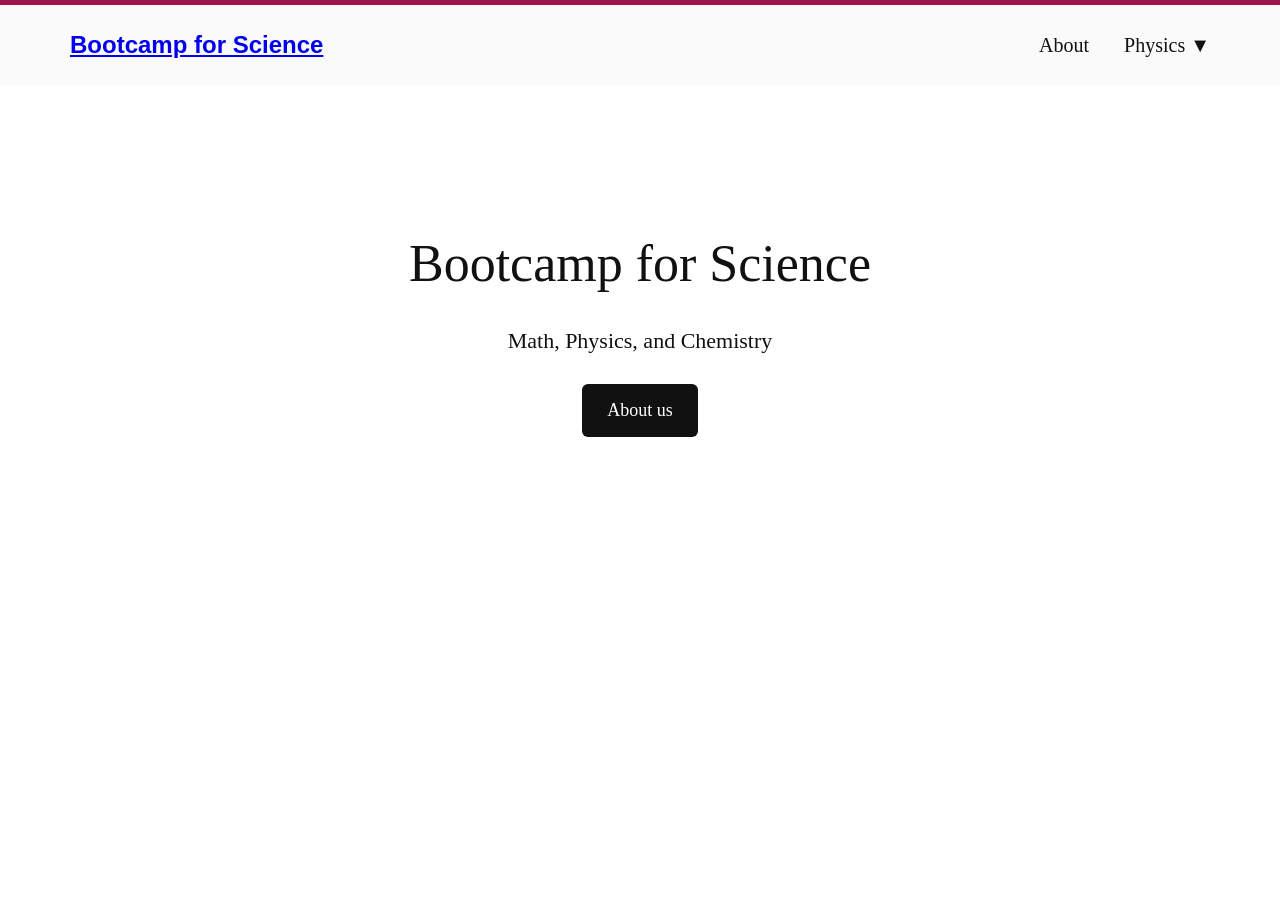
<file: index.html>
<!DOCTYPE html>
<html lang="en">

<head>
    <meta charset="UTF-8">
    <meta name="viewport" content="width=device-width, initial-scale=1.0">
    
    <!-- Google Fonts -->
    <link rel="preconnect"
          href="https://fonts.googleapis.com">

    <link rel="preconnect"
          href="https://fonts.gstatic.com"
          crossorigin>

    <link
        href="https://fonts.googleapis.com/css2?family=Inter:wght@400;500;600;700&family=Source+Serif+4:opsz,wght@8..60,400;8..60,500;8..60,600&display=swap"
        rel="stylesheet">

    <title>Bootcamp for Science</title>

    <style>
        /* Remove the browser's default spacing */
        * {
            box-sizing: border-box;
        }

        body {
            margin: 0;
            color: #111;
            background-color: white;
        }

        /* ---------- Navigation ---------- */

        header {
            border-top: 5px solid #9e1748;
            background-color: #fafafa;
        }

        nav {
            max-width: 1200px;
            height: 80px;
            margin: auto;
            padding: 0 30px;

            display: flex;
            align-items: center;
            justify-content: space-between;
        }

        .logo {
            font-family: Arial, sans-serif;
            font-size: 24px;
            font-weight: bold;
        }

        .nav-links {
            display: flex;
            align-items: center;
            gap: 35px;

            font-family: Georgia, serif;
            font-size: 20px;
        }

        .nav-links a {
            color: #111;
            text-decoration: none;
        }

        /* ---------- Dropdown ---------- */

        .dropdown {
            position: relative;
        }

        .dropdown-button {
            background: none;
            border: none;
            font-family: Georgia, serif;
            font-size: 20px;
            cursor: pointer;
            padding: 25px 0;
        }

        .dropdown-menu {
            display: none;

            position: absolute;
            top: 65px;
            right: 0;

            width: 240px;
            padding: 10px 0;

            background: white;
            border: 1px solid #ddd;
            box-shadow: 0 5px 15px rgba(0,0,0,0.08);
        }

        .dropdown-menu a {
            display: block;
            padding: 13px 20px;
            line-height: 1.4;
        }

        .dropdown-menu a:hover {
            background-color: #f5f5f5;
        }

        /* Show dropdown when mouse is over Physics */
        .dropdown:hover .dropdown-menu {
            display: block;
        }

        /* ---------- Main homepage ---------- */

        main {
            max-width: 1200px;
            margin: auto;
            padding: 0 30px;
        }

        .hero {
            min-height: 500px;

            display: flex;
            flex-direction: column;
            align-items: center;
            justify-content: center;

            text-align: center;
        }

        .hero h1 {
            font-family: Georgia, serif;
            font-size: 52px;
            font-weight: normal;
            margin: 0 0 35px;
        }

        .hero p {
            font-family: Georgia, serif;
            font-size: 22px;
            margin: 0 0 30px;
        }

        .about-button {
            display: inline-block;

            padding: 16px 25px;

            background-color: #111;
            color: white;

            font-family: Georgia, serif;
            font-size: 18px;

            text-decoration: none;
            border-radius: 6px;
        }

        .about-button:hover {
            background-color: #333;
        }

        /* ---------- Mobile ---------- */

        @media (max-width: 700px) {

            nav {
                padding: 0 20px;
            }

            .logo {
                font-size: 19px;
            }

            .nav-links {
                gap: 15px;
                font-size: 17px;
            }

            .dropdown-button {
                font-size: 17px;
            }

            .hero h1 {
                font-size: 38px;
            }

            .hero p {
                font-size: 19px;
            }
        }

    </style>
</head>


<body>

   <!-- Navigation bar -->
    <header>

        <nav>

            <div class="logo">
                <a href="index.html">Bootcamp for Science</a>
            </div>

            <div class="nav-links">

                <a href="about.html">
                    About
                </a>

                <div class="dropdown">

                    <a class="dropdown-button" href="physics/index.html">
                        Physics ▼
                    </a>

                    <div class="dropdown-menu">
                        <a href="/physics/software.html">
                            Software Recommendation
                        </a>

                        <a href="/physics/gre_physics/gre_physics.html">
                            GRE Physics
                        </a>

                    </div>

                </div>

            </div>

        </nav>

    </header>


    <!-- Main content -->
    <main>

        <section class="hero">

            <h1>
                Bootcamp for Science
            </h1>

            <p>
                Math, Physics, and Chemistry
            </p>

            <a class="about-button" href="about.html">
                About us
            </a>

        </section>

    </main>

</body>

</html>
</file>
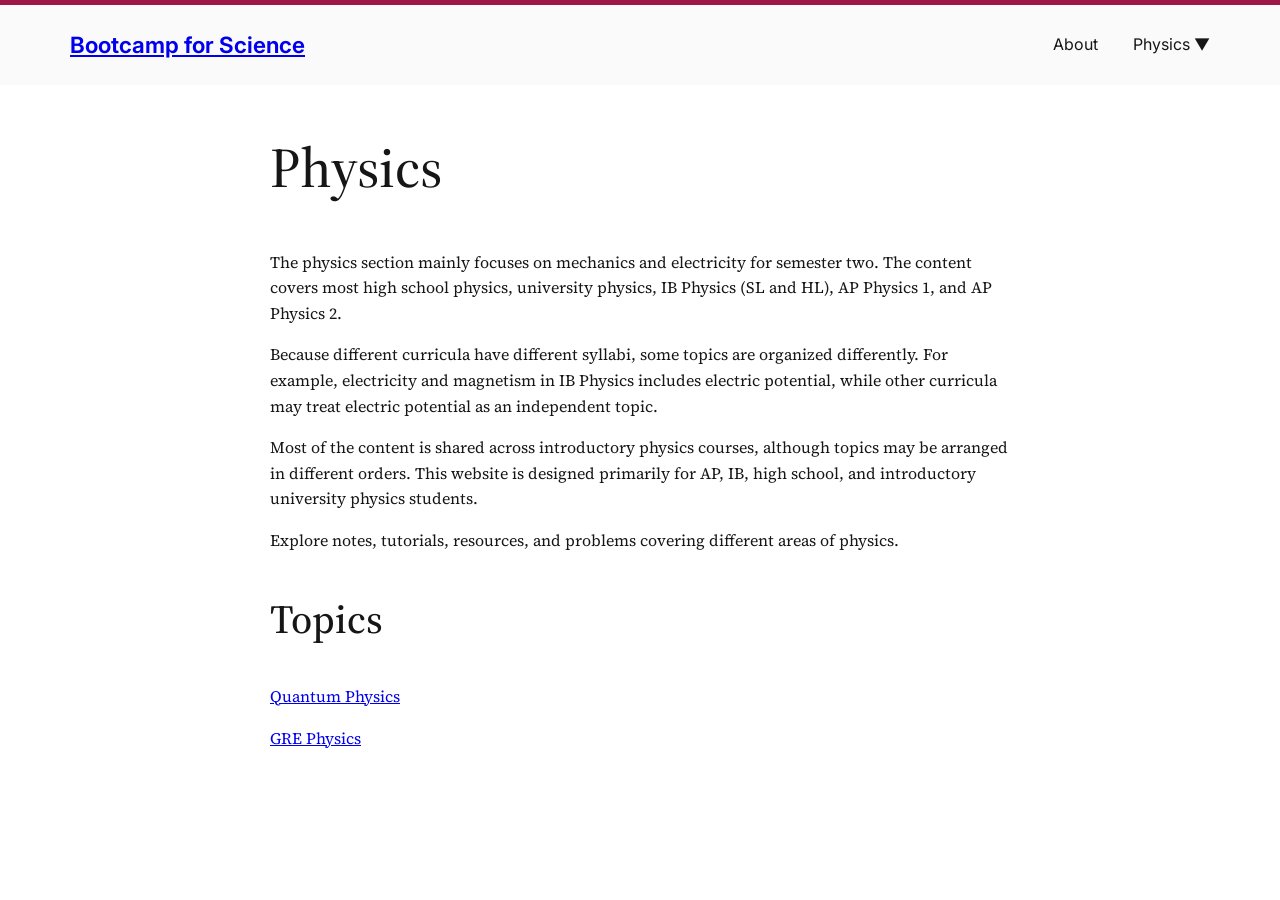
<file: physics/index.html>
<!DOCTYPE html>
<html lang="en">

<head>
    <meta charset="UTF-8">
    <meta name="viewport" content="width=device-width, initial-scale=1.0">

    <title>Physics | Bootcamp for Science</title>

    <!-- Google Fonts -->
    <link rel="preconnect"
          href="https://fonts.googleapis.com">

    <link rel="preconnect"
          href="https://fonts.gstatic.com"
          crossorigin>

    <link
        href="https://fonts.googleapis.com/css2?family=Inter:wght@400;500;600;700&family=Source+Serif+4:opsz,wght@8..60,400;8..60,500;8..60,600&display=swap"
        rel="stylesheet">

    <!-- Main stylesheet -->
    <link rel="stylesheet" href="../style.css">
</head>


<body>

    <!-- Shared navigation bar -->
    <div id="navbar"></div>


    <!-- Main page content -->
    <main class="article">

        <h1>Physics</h1>

        <p>
            The physics section mainly focuses on mechanics and electricity for semester two.
            The content covers most high school physics, university physics, IB Physics
            (SL and HL), AP Physics 1, and AP Physics 2.
        </p>

        <p>
            Because different curricula have different syllabi, some topics are organized
            differently. For example, electricity and magnetism in IB Physics includes
            electric potential, while other curricula may treat electric potential as an
            independent topic.
        </p>

        <p>
            Most of the content is shared across introductory physics courses, although
            topics may be arranged in different orders. This website is designed primarily
            for AP, IB, high school, and introductory university physics students.
        </p>

        <p>
            Explore notes, tutorials, resources, and problems covering different areas
            of physics.
        </p>


        <h2>Topics</h2>

        <p>
            <a href="Quantum_Physics/intro.html">
                Quantum Physics
            </a>
        </p>
         <p>
            <a href="gre_physics/gre_physics.html">
                GRE Physics
            </a>
        </p>

    </main>


    <!-- Load shared navigation -->
    <script src="/script.js"></script>

</body>

</html>
</file>
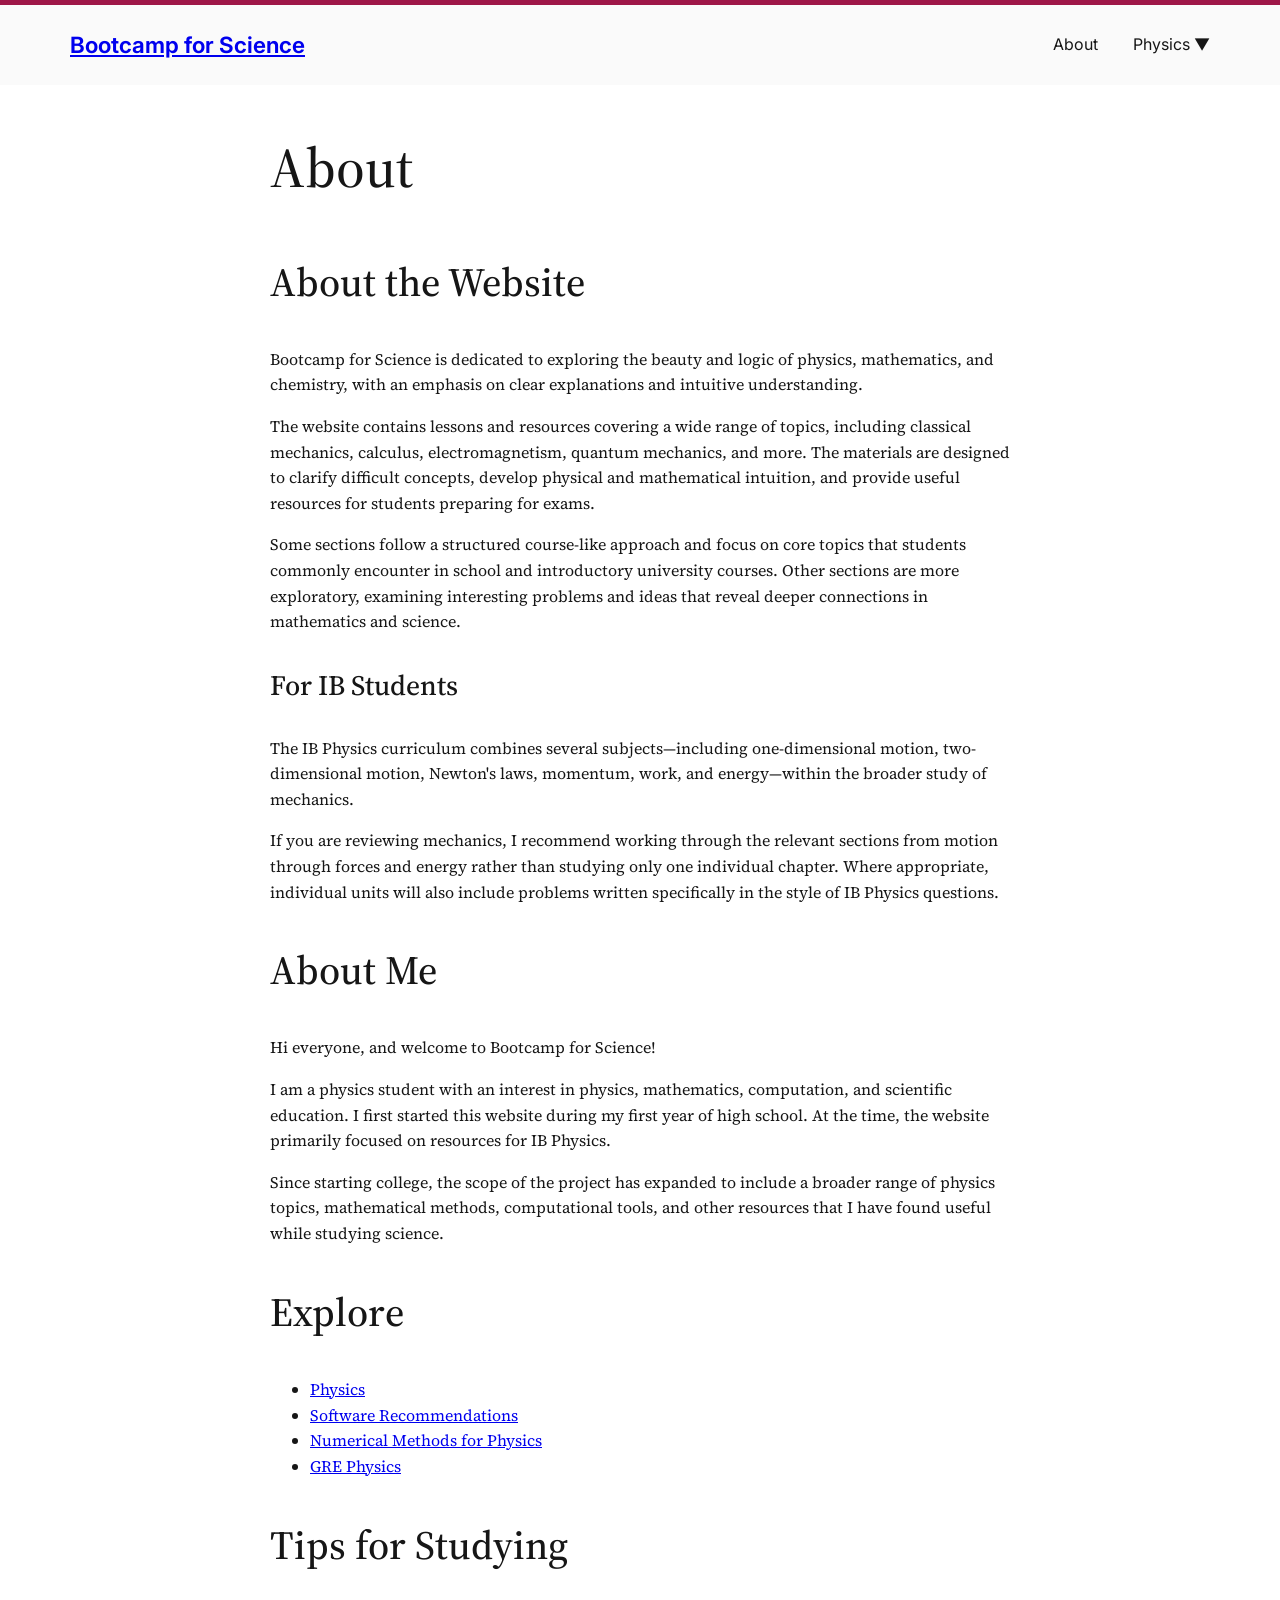
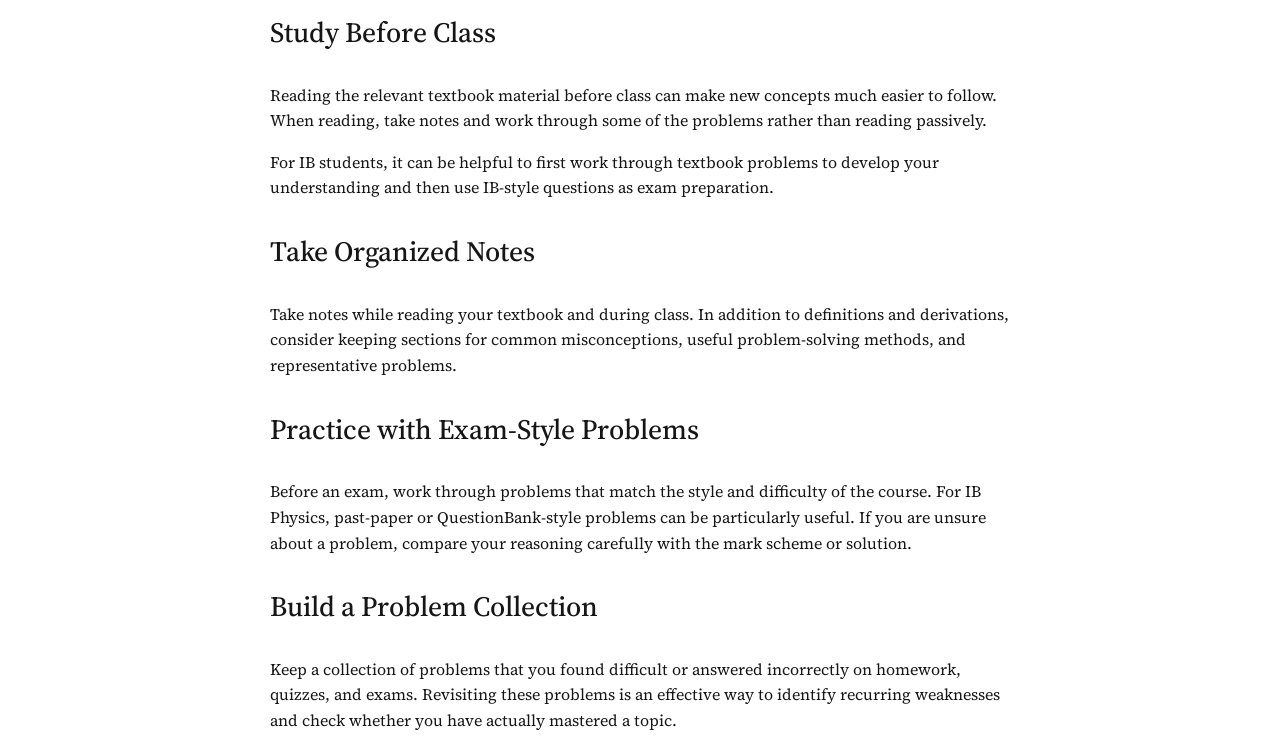
<file: about.html>
<!DOCTYPE html>
<html lang="en">

<head>
    <meta charset="UTF-8">
    <meta name="viewport" content="width=device-width, initial-scale=1.0">

    <title>About | Bootcamp for Science</title>

    <!-- Google Fonts -->
    <link rel="preconnect"
          href="https://fonts.googleapis.com">

    <link rel="preconnect"
          href="https://fonts.gstatic.com"
          crossorigin>

    <link
        href="https://fonts.googleapis.com/css2?family=Inter:wght@400;500;600;700&family=Source+Serif+4:opsz,wght@8..60,400;8..60,500;8..60,600&display=swap"
        rel="stylesheet">

    <!-- Main stylesheet -->
    <link rel="stylesheet" href="/style.css">

</head>


<body>

    <!-- Shared navigation -->
    <div id="navbar"></div>


    <main class="article">

        <h1>About</h1>


        <!-- About the Website -->

        <h2>About the Website</h2>

        <p>
            Bootcamp for Science is dedicated to exploring the beauty and logic
            of physics, mathematics, and chemistry, with an emphasis on clear
            explanations and intuitive understanding.
        </p>

        <p>
            The website contains lessons and resources covering a wide range of
            topics, including classical mechanics, calculus, electromagnetism,
            quantum mechanics, and more. The materials are designed to clarify
            difficult concepts, develop physical and mathematical intuition,
            and provide useful resources for students preparing for exams.
        </p>

        <p>
            Some sections follow a structured course-like approach and focus on
            core topics that students commonly encounter in school and
            introductory university courses. Other sections are more
            exploratory, examining interesting problems and ideas that reveal
            deeper connections in mathematics and science.
        </p>


        <!-- IB Students -->

        <h3>For IB Students</h3>

        <p>
            The IB Physics curriculum combines several subjects—including
            one-dimensional motion, two-dimensional motion, Newton's laws,
            momentum, work, and energy—within the broader study of mechanics.
        </p>

        <p>
            If you are reviewing mechanics, I recommend working through the
            relevant sections from motion through forces and energy rather than
            studying only one individual chapter. Where appropriate, individual
            units will also include problems written specifically in the style
            of IB Physics questions.
        </p>


        <!-- About Me -->

        <h2>About Me</h2>

        <p>
            Hi everyone, and welcome to Bootcamp for Science!
        </p>

        <p>
            I am a physics student with an interest in physics, mathematics,
            computation, and scientific education. I first started this website
            during my first year of high school. At the time, the website
            primarily focused on resources for IB Physics.
        </p>

        <p>
            Since starting college, the scope of the project has expanded to
            include a broader range of physics topics, mathematical methods,
            computational tools, and other resources that I have found useful
            while studying science.
        </p>


        <!-- Explore -->

        <h2>Explore</h2>

        <ul class="resource-list">

            <li>
                <a href="/physics/">
                    Physics
                </a>
            </li>

            <li>
                <a href="/software.html">
                    Software Recommendations
                </a>
            </li>

            <li>
                <a href="/numerical-methods.html">
                    Numerical Methods for Physics
                </a>
            </li>

            <li>
                <a href="/gre-physics.html">
                    GRE Physics
                </a>
            </li>

        </ul>


        <!-- Tips for Studying -->

        <h2>Tips for Studying</h2>


        <h3>Study Before Class</h3>

        <p>
            Reading the relevant textbook material before class can make new
            concepts much easier to follow. When reading, take notes and work
            through some of the problems rather than reading passively.
        </p>

        <p>
            For IB students, it can be helpful to first work through textbook
            problems to develop your understanding and then use IB-style
            questions as exam preparation.
        </p>


        <h3>Take Organized Notes</h3>

        <p>
            Take notes while reading your textbook and during class. In
            addition to definitions and derivations, consider keeping sections
            for common misconceptions, useful problem-solving methods, and
            representative problems.
        </p>


        <h3>Practice with Exam-Style Problems</h3>

        <p>
            Before an exam, work through problems that match the style and
            difficulty of the course. For IB Physics, past-paper or
            QuestionBank-style problems can be particularly useful. If you are
            unsure about a problem, compare your reasoning carefully with the
            mark scheme or solution.
        </p>


        <h3>Build a Problem Collection</h3>

        <p>
            Keep a collection of problems that you found difficult or answered
            incorrectly on homework, quizzes, and exams. Revisiting these
            problems is an effective way to identify recurring weaknesses and
            check whether you have actually mastered a topic.
        </p>

    </main>


    <!-- Shared navigation -->
    <script src="/script.js"></script>

</body>

</html>
</file>
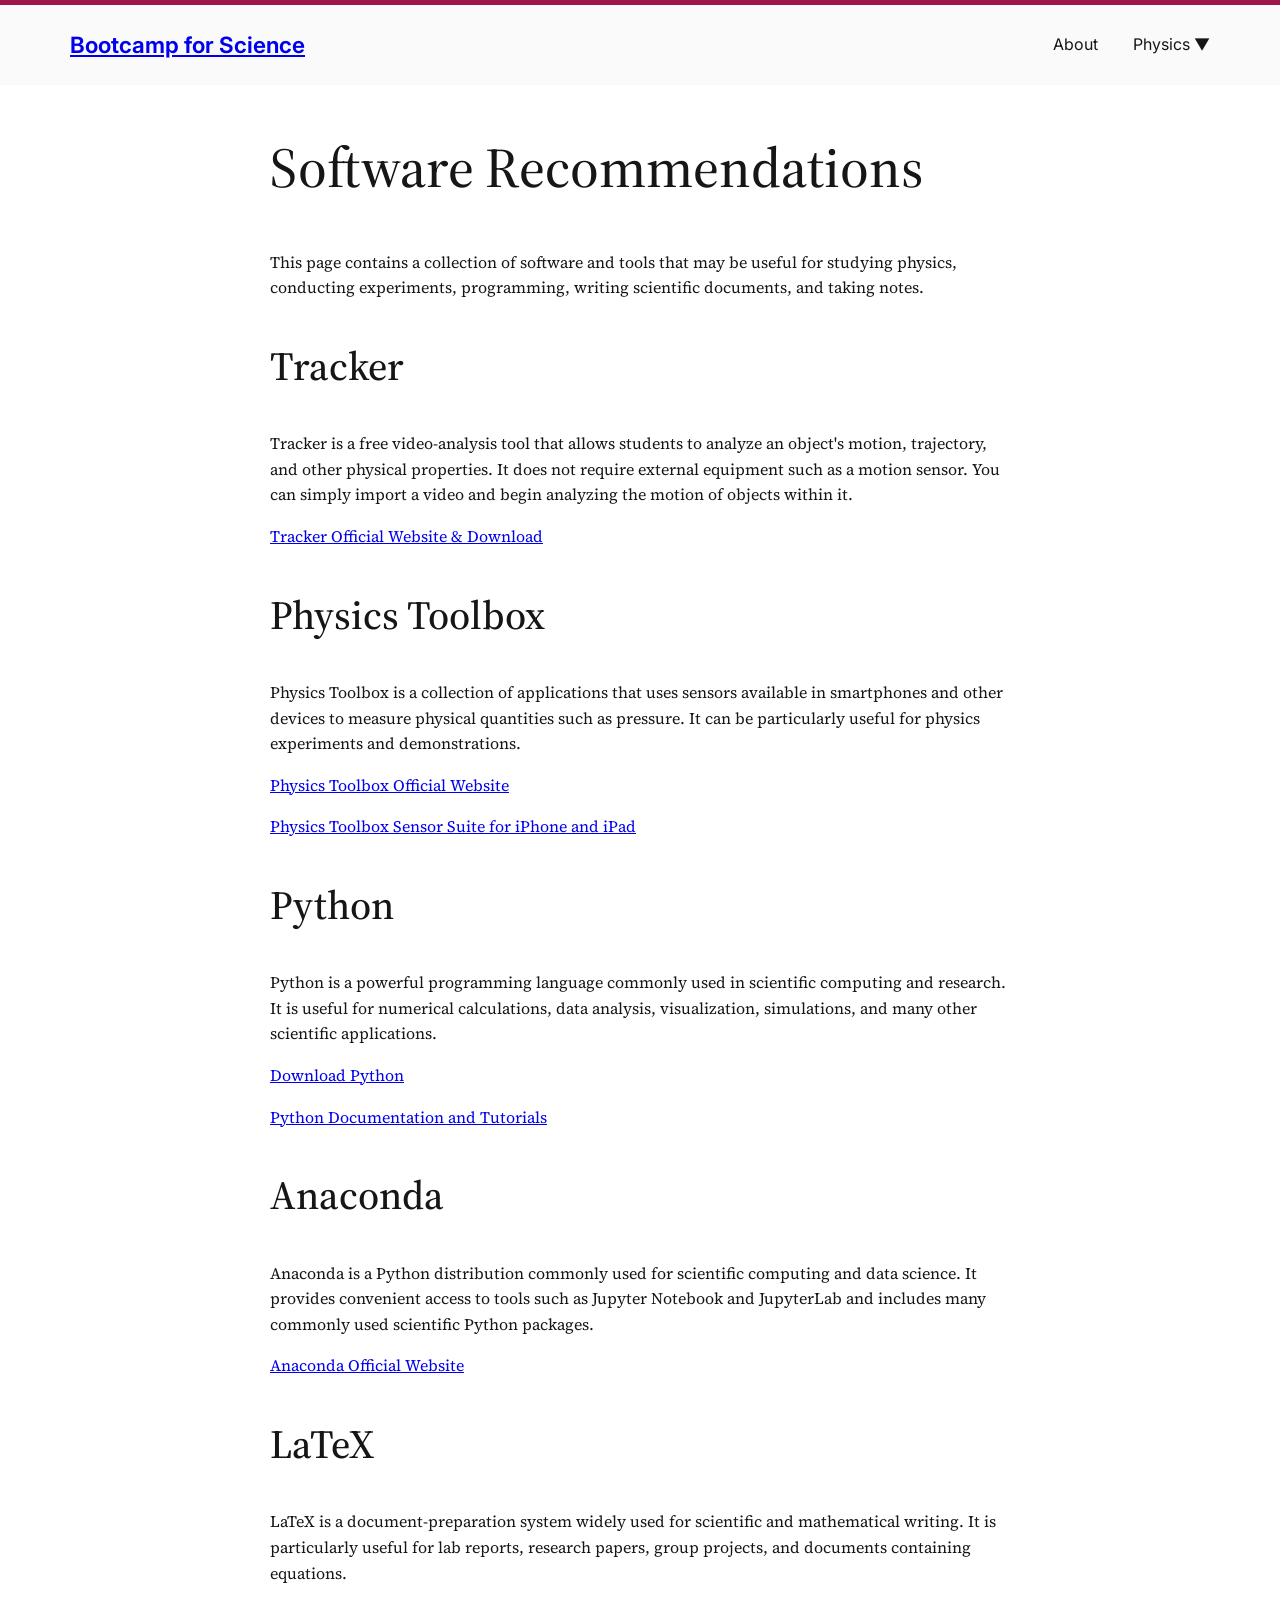
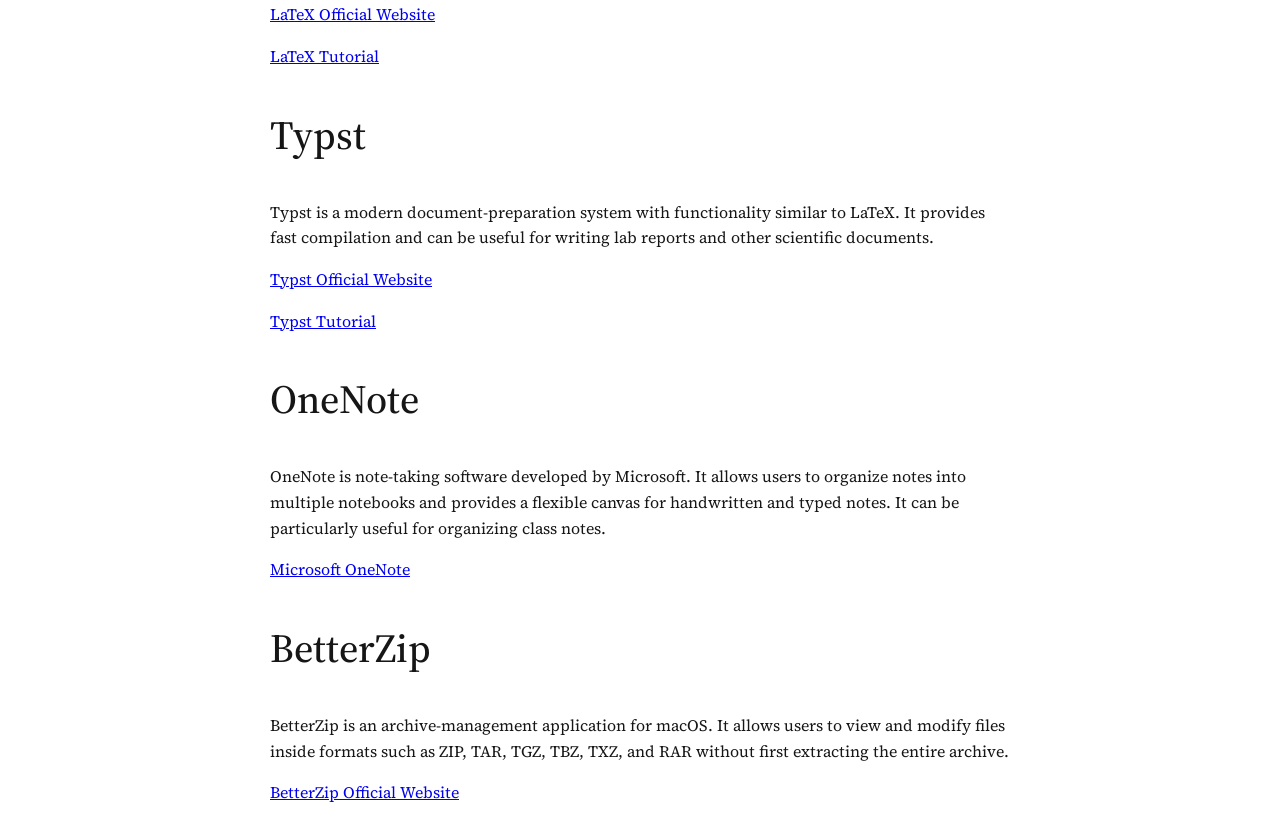
<file: physics/software.html>
<!DOCTYPE html>
<html lang="en">

<head>
    <meta charset="UTF-8">
    <meta name="viewport" content="width=device-width, initial-scale=1.0">

    <title>Software Recommendations | Bootcamp for Science</title>

    <!-- Google Fonts -->
    <link rel="preconnect"
          href="https://fonts.googleapis.com">

    <link rel="preconnect"
          href="https://fonts.gstatic.com"
          crossorigin>

    <link
        href="https://fonts.googleapis.com/css2?family=Inter:wght@400;500;600;700&family=Source+Serif+4:opsz,wght@8..60,400;8..60,500;8..60,600&display=swap"
        rel="stylesheet">

    <!-- Main stylesheet -->
    <link rel="stylesheet" href="/style.css">
</head>


<body>

    <!-- Shared navigation -->
    <div id="navbar"></div>


    <main class="article">

        <h1>Software Recommendations</h1>

        <p>
            This page contains a collection of software and tools that may be
            useful for studying physics, conducting experiments, programming,
            writing scientific documents, and taking notes.
        </p>


        <!-- Tracker -->

        <h2>Tracker</h2>

        <p>
            Tracker is a free video-analysis tool that allows students to analyze
            an object's motion, trajectory, and other physical properties.
            It does not require external equipment such as a motion sensor.
            You can simply import a video and begin analyzing the motion of
            objects within it.
        </p>

        <p>
            <a href="https://physlets.org/tracker/"
               target="_blank"
               rel="noopener noreferrer">
                Tracker Official Website & Download
            </a>
        </p>


        <!-- Physics Toolbox -->

        <h2>Physics Toolbox</h2>

        <p>
            Physics Toolbox is a collection of applications that uses sensors
            available in smartphones and other devices to measure physical
            quantities such as pressure. It can be particularly useful for
            physics experiments and demonstrations.
        </p>

        <p>
            <a href="https://www.vieyrasoftware.net/"
               target="_blank"
               rel="noopener noreferrer">
                Physics Toolbox Official Website
            </a>
        </p>

        <p>
            <a href="https://apps.apple.com/us/app/physics-toolbox-sensor-suite/id1128914250"
               target="_blank"
               rel="noopener noreferrer">
                Physics Toolbox Sensor Suite for iPhone and iPad
            </a>
        </p>


        <!-- Python -->

        <h2>Python</h2>

        <p>
            Python is a powerful programming language commonly used in
            scientific computing and research. It is useful for numerical
            calculations, data analysis, visualization, simulations, and
            many other scientific applications.
        </p>

        <p>
            <a href="https://www.python.org/downloads/"
               target="_blank"
               rel="noopener noreferrer">
                Download Python
            </a>
        </p>

        <p>
            <a href="https://docs.python.org/3/"
               target="_blank"
               rel="noopener noreferrer">
                Python Documentation and Tutorials
            </a>
        </p>


        <!-- Anaconda -->

        <h2>Anaconda</h2>

        <p>
            Anaconda is a Python distribution commonly used for scientific
            computing and data science. It provides convenient access to tools
            such as Jupyter Notebook and JupyterLab and includes many commonly
            used scientific Python packages.
        </p>

        <p>
            <a href="https://www.anaconda.com/"
               target="_blank"
               rel="noopener noreferrer">
                Anaconda Official Website
            </a>
        </p>


        <!-- LaTeX -->

        <h2>LaTeX</h2>

        <p>
            LaTeX is a document-preparation system widely used for scientific
            and mathematical writing. It is particularly useful for lab reports,
            research papers, group projects, and documents containing equations.
        </p>

        <p>
            <a href="https://www.latex-project.org/"
               target="_blank"
               rel="noopener noreferrer">
                LaTeX Official Website
            </a>
        </p>

        <p>
            <a href="https://www.youtube.com/watch?v=Jp0lPj2-DQA"
               target="_blank"
               rel="noopener noreferrer">
                LaTeX Tutorial
            </a>
        </p>


        <!-- Typst -->

        <h2>Typst</h2>

        <p>
            Typst is a modern document-preparation system with functionality
            similar to LaTeX. It provides fast compilation and can be useful
            for writing lab reports and other scientific documents.
        </p>

        <p>
            <a href="https://typst.app/"
               target="_blank"
               rel="noopener noreferrer">
                Typst Official Website
            </a>
        </p>

        <p>
            <a href="https://typst.app/docs/tutorial/"
               target="_blank"
               rel="noopener noreferrer">
                Typst Tutorial
            </a>
        </p>


        <!-- OneNote -->

        <h2>OneNote</h2>

        <p>
            OneNote is note-taking software developed by Microsoft. It allows
            users to organize notes into multiple notebooks and provides a
            flexible canvas for handwritten and typed notes. It can be
            particularly useful for organizing class notes.
        </p>

        <p>
            <a href="https://www.microsoft.com/en-us/microsoft-365/onenote/digital-note-taking-app"
               target="_blank"
               rel="noopener noreferrer">
                Microsoft OneNote
            </a>
        </p>


        <!-- BetterZip -->

        <h2>BetterZip</h2>

        <p>
            BetterZip is an archive-management application for macOS. It allows
            users to view and modify files inside formats such as ZIP, TAR,
            TGZ, TBZ, TXZ, and RAR without first extracting the entire archive.
        </p>

        <p>
            <a href="https://macitbetter.com/"
               target="_blank"
               rel="noopener noreferrer">
                BetterZip Official Website
            </a>
        </p>

    </main>


    <!-- Shared navbar -->
    <script src="/script.js"></script>

</body>

</html>
</file>
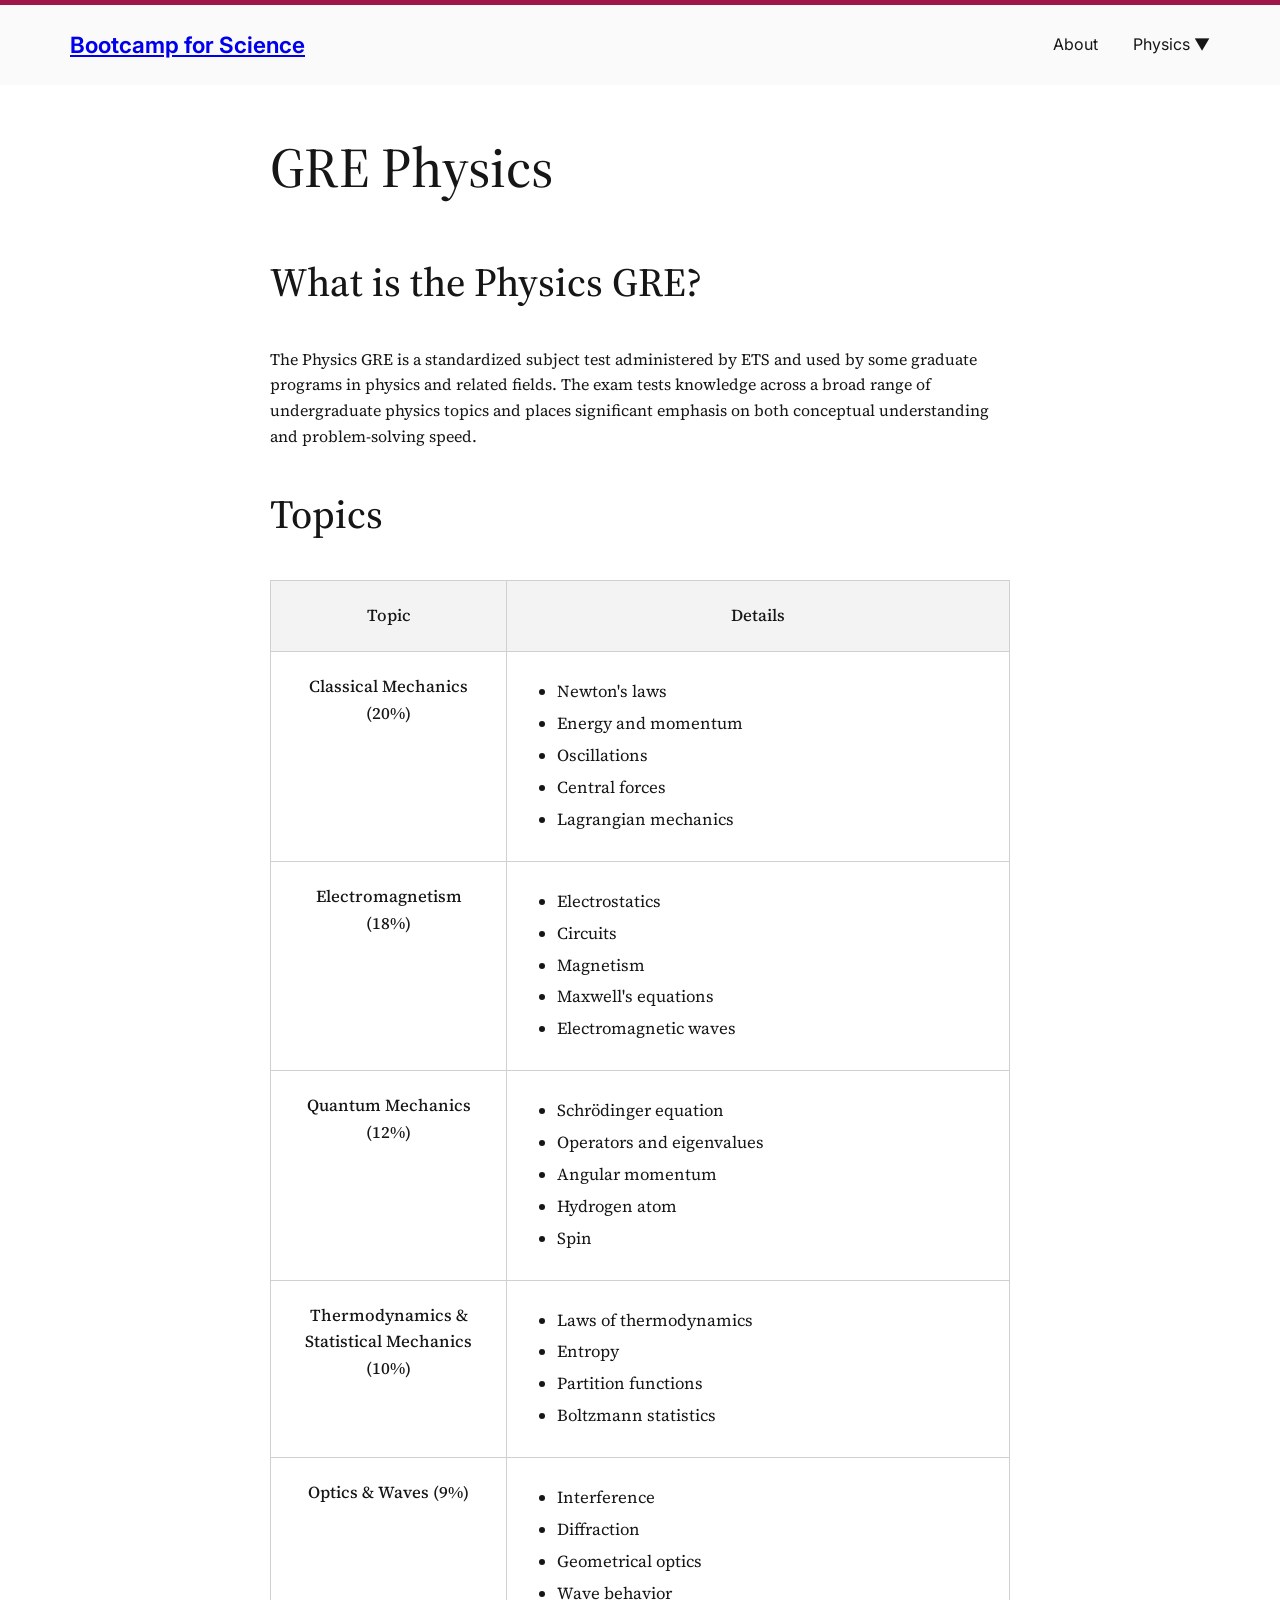
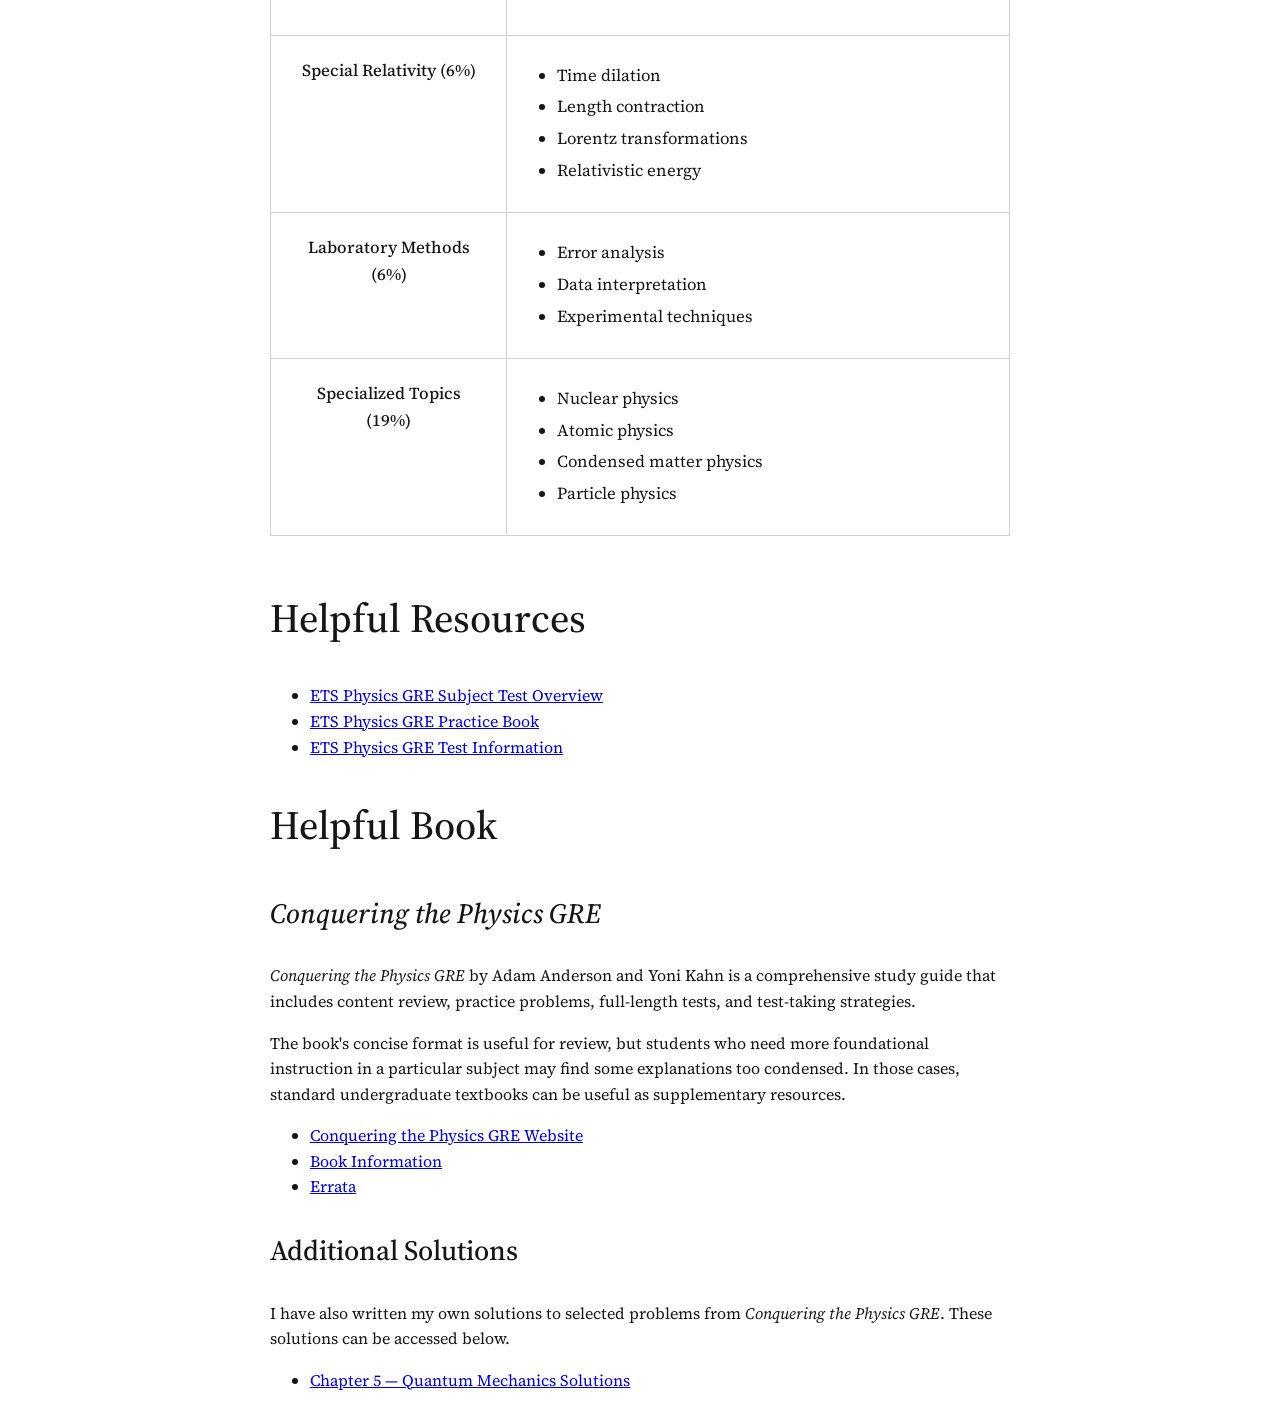
<file: physics/gre_physics/gre_physics.html>
<!DOCTYPE html>
<html lang="en">

<head>
    <meta charset="UTF-8">
    <meta name="viewport" content="width=device-width, initial-scale=1.0">

    <title>GRE Physics | Bootcamp for Science</title>

    <!-- Google Fonts -->
    <link rel="preconnect"
          href="https://fonts.googleapis.com">

    <link rel="preconnect"
          href="https://fonts.gstatic.com"
          crossorigin>

    <link
        href="https://fonts.googleapis.com/css2?family=Inter:wght@400;500;600;700&family=Source+Serif+4:opsz,wght@8..60,400;8..60,500;8..60,600&display=swap"
        rel="stylesheet">

    <!-- Main stylesheet -->
    <link rel="stylesheet" href="../../style.css">

</head>


<body>

    <!-- =========================================
         Shared Navigation
         ========================================= -->

    <div id="navbar"></div>


    <!-- =========================================
         Main Content
         ========================================= -->

    <main class="article">

        <h1>GRE Physics</h1>


        <!-- What is the Physics GRE? -->

        <h2>What is the Physics GRE?</h2>

        <p>
            The Physics GRE is a standardized subject test administered by ETS
            and used by some graduate programs in physics and related fields.
            The exam tests knowledge across a broad range of undergraduate
            physics topics and places significant emphasis on both conceptual
            understanding and problem-solving speed.
        </p>


        <!-- =========================================
             Topics
             ========================================= -->

        <h2>Topics</h2>

        <div class="table-wrapper">

            <table class="gre-topics">

                <thead>

                    <tr>
                        <th>Topic</th>
                        <th>Details</th>
                    </tr>

                </thead>


                <tbody>

                    <!-- Classical Mechanics -->

                    <tr>

                        <td>
                            Classical Mechanics (20%)
                        </td>

                        <td>
                            <ul>
                                <li>Newton's laws</li>
                                <li>Energy and momentum</li>
                                <li>Oscillations</li>
                                <li>Central forces</li>
                                <li>Lagrangian mechanics</li>
                            </ul>
                        </td>

                    </tr>


                    <!-- Electromagnetism -->

                    <tr>

                        <td>
                            Electromagnetism (18%)
                        </td>

                        <td>
                            <ul>
                                <li>Electrostatics</li>
                                <li>Circuits</li>
                                <li>Magnetism</li>
                                <li>Maxwell's equations</li>
                                <li>Electromagnetic waves</li>
                            </ul>
                        </td>

                    </tr>


                    <!-- Quantum Mechanics -->

                    <tr>

                        <td>
                            Quantum Mechanics (12%)
                        </td>

                        <td>
                            <ul>
                                <li>Schrödinger equation</li>
                                <li>Operators and eigenvalues</li>
                                <li>Angular momentum</li>
                                <li>Hydrogen atom</li>
                                <li>Spin</li>
                            </ul>
                        </td>

                    </tr>


                    <!-- Thermodynamics -->

                    <tr>

                        <td>
                            Thermodynamics &amp; Statistical Mechanics (10%)
                        </td>

                        <td>
                            <ul>
                                <li>Laws of thermodynamics</li>
                                <li>Entropy</li>
                                <li>Partition functions</li>
                                <li>Boltzmann statistics</li>
                            </ul>
                        </td>

                    </tr>


                    <!-- Optics and Waves -->

                    <tr>

                        <td>
                            Optics &amp; Waves (9%)
                        </td>

                        <td>
                            <ul>
                                <li>Interference</li>
                                <li>Diffraction</li>
                                <li>Geometrical optics</li>
                                <li>Wave behavior</li>
                            </ul>
                        </td>

                    </tr>


                    <!-- Special Relativity -->

                    <tr>

                        <td>
                            Special Relativity (6%)
                        </td>

                        <td>
                            <ul>
                                <li>Time dilation</li>
                                <li>Length contraction</li>
                                <li>Lorentz transformations</li>
                                <li>Relativistic energy</li>
                            </ul>
                        </td>

                    </tr>


                    <!-- Laboratory Methods -->

                    <tr>

                        <td>
                            Laboratory Methods (6%)
                        </td>

                        <td>
                            <ul>
                                <li>Error analysis</li>
                                <li>Data interpretation</li>
                                <li>Experimental techniques</li>
                            </ul>
                        </td>

                    </tr>


                    <!-- Specialized Topics -->

                    <tr>

                        <td>
                            Specialized Topics (19%)
                        </td>

                        <td>
                            <ul>
                                <li>Nuclear physics</li>
                                <li>Atomic physics</li>
                                <li>Condensed matter physics</li>
                                <li>Particle physics</li>
                            </ul>
                        </td>

                    </tr>

                </tbody>

            </table>

        </div>


        <!-- =========================================
             Helpful Resources
             ========================================= -->

        <h2>Helpful Resources</h2>

        <ul class="resource-list">

            <li>
                <a href="https://www.ets.org/gre/subject/about/content/physics"
                   target="_blank"
                   rel="noopener noreferrer">
                    ETS Physics GRE Subject Test Overview
                </a>
            </li>

            <li>
                <a href="https://www.ets.org/pdfs/gre/practice-book-physics.pdf"
                   target="_blank"
                   rel="noopener noreferrer">
                    ETS Physics GRE Practice Book
                </a>
            </li>

            <li>
                <a href="https://www.ets.org/pdfs/gre/fact-sheet-physics.pdf"
                   target="_blank"
                   rel="noopener noreferrer">
                    ETS Physics GRE Test Information
                </a>
            </li>

        </ul>


        <!-- =========================================
             Helpful Book
             ========================================= -->

        <h2>Helpful Book</h2>

        <h3>
            <em>Conquering the Physics GRE</em>
        </h3>

        <p>
            <em>Conquering the Physics GRE</em> by Adam Anderson and Yoni Kahn
            is a comprehensive study guide that includes content review,
            practice problems, full-length tests, and test-taking strategies.
        </p>

        <p>
            The book's concise format is useful for review, but students who
            need more foundational instruction in a particular subject may
            find some explanations too condensed. In those cases, standard
            undergraduate textbooks can be useful as supplementary resources.
        </p>

        <ul class="resource-list">

            <li>
                <a href="https://www.physicsgreprep.com/"
                   target="_blank"
                   rel="noopener noreferrer">
                    Conquering the Physics GRE Website
                </a>
            </li>

            <li>
                <a href="https://www.physicsgreprep.com/book.html"
                   target="_blank"
                   rel="noopener noreferrer">
                    Book Information
                </a>
            </li>

            <li>
                <a href="https://www.physicsgreprep.com/errata.html"
                   target="_blank"
                   rel="noopener noreferrer">
                    Errata
                </a>
            </li>

        </ul>


        <!-- =========================================
             Additional Solutions
             ========================================= -->

        <h3>Additional Solutions</h3>

        <p>
            I have also written my own solutions to selected problems from
            <em>Conquering the Physics GRE</em>. These solutions can be
            accessed below.
        </p>

        <ul class="resource-list">

            <li>
                <a href="https://www.overleaf.com/read/wwmtwfkypccn#e97a29"
                   target="_blank"
                   rel="noopener noreferrer">
                    Chapter 5 — Quantum Mechanics Solutions
                </a>
            </li>

        </ul>

    </main>


    <!-- =========================================
         Shared Navigation Script
         ========================================= -->

    <script src="/script.js"></script>

</body>

</html>
</file>
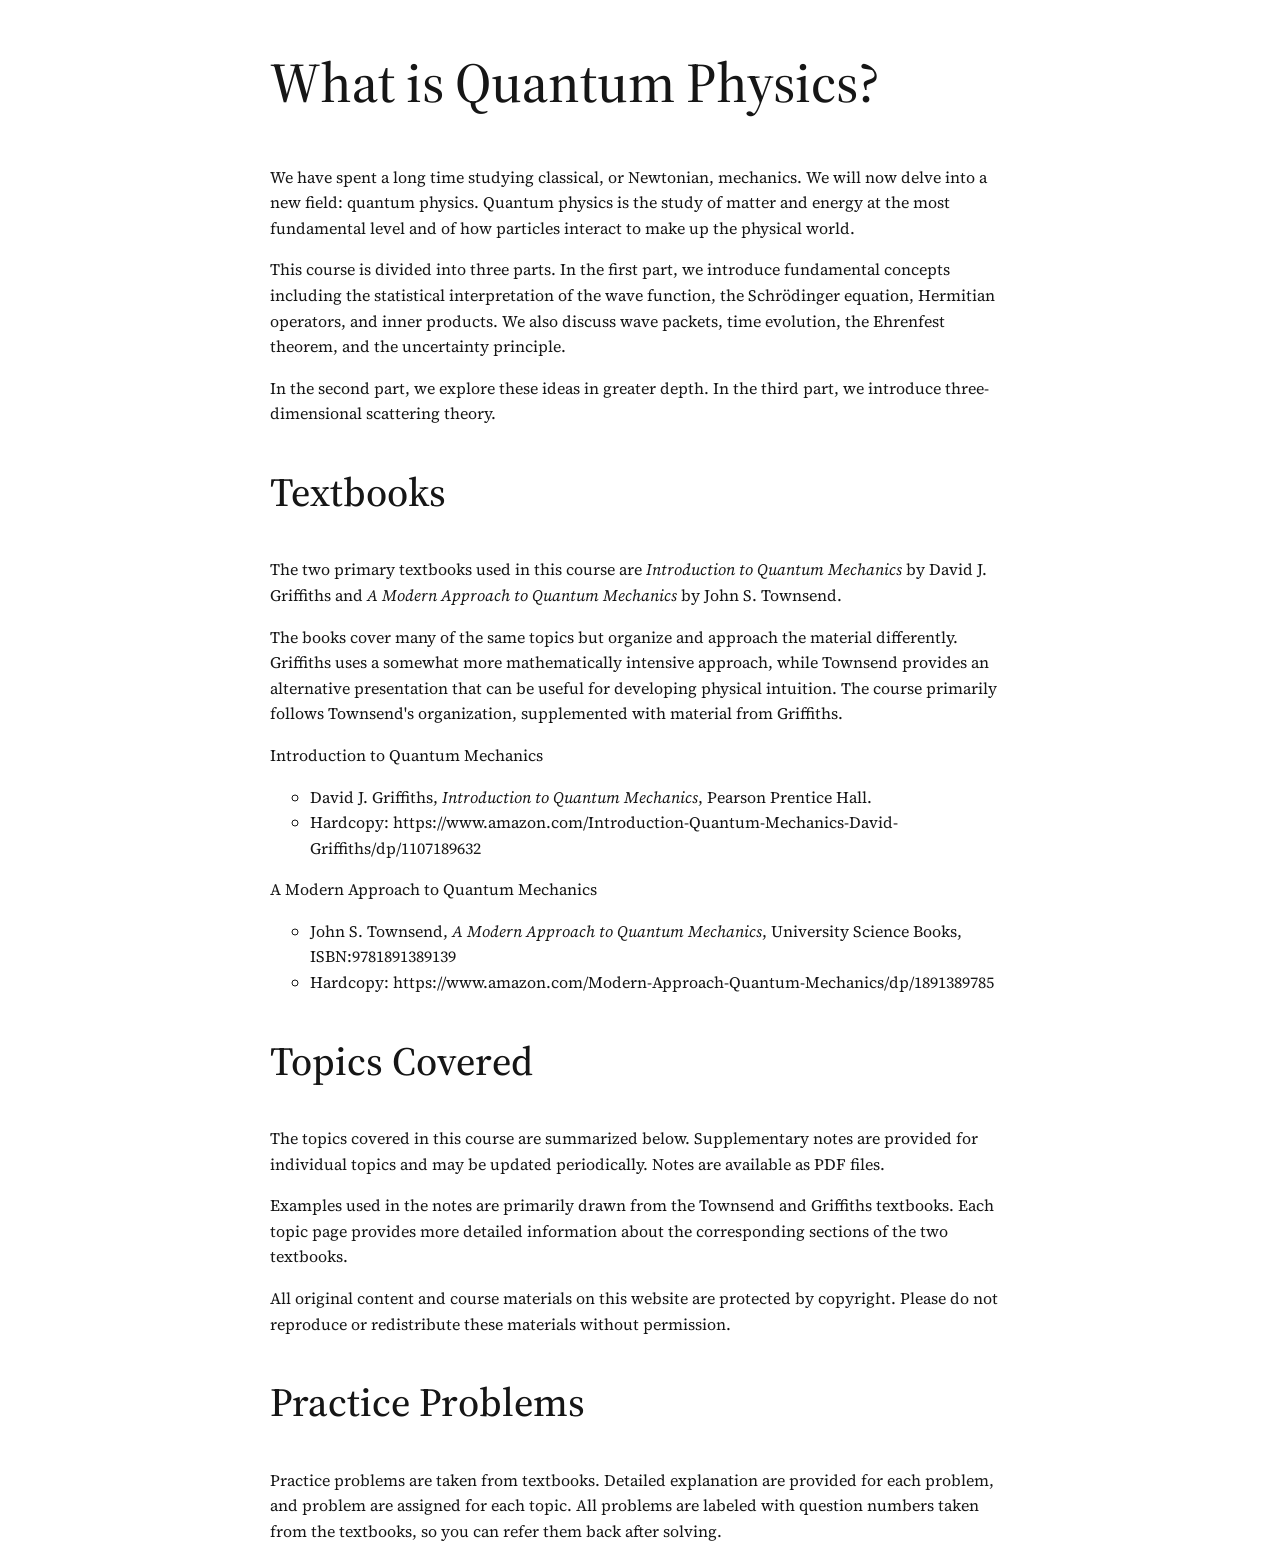
<file: physics/Quantum_Physics/intro.html>
<!DOCTYPE html>
<html lang="en">

<head>
    <meta charset="UTF-8">
    <meta name="viewport" content="width=device-width, initial-scale=1.0">

    <title>Quantum Physics | Bootcamp for Science</title>

    <!-- Google Fonts -->
    <link rel="preconnect"
          href="https://fonts.googleapis.com">

    <link rel="preconnect"
          href="https://fonts.gstatic.com"
          crossorigin>

    <link
        href="https://fonts.googleapis.com/css2?family=Inter:wght@400;500;600;700&family=Source+Serif+4:opsz,wght@8..60,400;8..60,500;8..60,600&display=swap"
        rel="stylesheet">

    <!-- Main stylesheet -->
    <link rel="stylesheet" href="../../style.css">
</head>


<body>

    <main class="article">

        <h1>What is Quantum Physics?</h1>

        <p>
            We have spent a long time studying classical, or Newtonian,
            mechanics. We will now delve into a new field: quantum physics.
            Quantum physics is the study of matter and energy at the most
            fundamental level and of how particles interact to make up the
            physical world.
        </p>

        <p>
            This course is divided into three parts. In the first part, we
            introduce fundamental concepts including the statistical
            interpretation of the wave function, the Schrödinger equation,
            Hermitian operators, and inner products. We also discuss wave
            packets, time evolution, the Ehrenfest theorem, and the uncertainty
            principle.
        </p>

        <p>
            In the second part, we explore these ideas in greater depth.
            In the third part, we introduce three-dimensional scattering theory.
        </p>


        <h2>Textbooks</h2>

        <p>
            The two primary textbooks used in this course are
            <em>Introduction to Quantum Mechanics</em> by David J. Griffiths
            and <em>A Modern Approach to Quantum Mechanics</em> by
            John S. Townsend.
        </p>

        <p>
            The books cover many of the same topics but organize and approach
            the material differently. Griffiths uses a somewhat more
            mathematically intensive approach, while Townsend provides an
            alternative presentation that can be useful for developing physical
            intuition. The course primarily follows Townsend's organization,
            supplemented with material from Griffiths.
        </p>


        

        <p>
            Introduction to Quantum Mechanics
            <ul style="list-style-type: circle;">
                <li>
                    David J. Griffiths,
                    <em>Introduction to Quantum Mechanics</em>,
                    Pearson Prentice Hall.
                </li>
                <li>
                    Hardcopy: https://www.amazon.com/Introduction-Quantum-Mechanics-David-Griffiths/dp/1107189632
                </li>
            </ul>  
        </p>



        <p>
            A Modern Approach to Quantum Mechanics
            <ul style="list-style-type: circle;">
                <li>
                    John S. Townsend,
                    <em>A Modern Approach to Quantum Mechanics</em>,
                    University Science Books, ISBN:9781891389139
                </li>
                <li>
                    Hardcopy: https://www.amazon.com/Modern-Approach-Quantum-Mechanics/dp/1891389785
                </li>
            </ul>
        </p>


        <h2>Topics Covered</h2>

        <p>
            The topics covered in this course are summarized below.
            Supplementary notes are provided for individual topics and may be
            updated periodically. Notes are available as PDF files.
        </p>

        <p>
            Examples used in the notes are primarily drawn from the Townsend
            and Griffiths textbooks. Each topic page provides more detailed
            information about the corresponding sections of the two textbooks.
        </p>

        <p class="copyright-note">
            All original content and course materials on this website are
            protected by copyright. Please do not reproduce or redistribute
            these materials without permission.
        </p>
    <h2>Practice Problems </h2>
    <p>
        Practice problems are taken from textbooks. Detailed explanation are 
        provided for each problem, and problem are assigned for each topic. 
        All problems are labeled with question numbers taken from the textbooks, 
        so you can refer them back after solving. 
    </p>

    </main>

</body>

</html>
</file>
<file: style.css>
/* =========================================
   Bootcamp for Science
   Main Stylesheet
   ========================================= */


/* ---------- Typography ---------- */

:root {
    /* Fonts */
    --font-heading: "Source Serif 4", Georgia, serif;
    --font-body: "Source Serif 4", Georgia, serif;
    --font-ui: "Inter", Arial, sans-serif;

    /* Font sizes */
    --text-small: 0.9rem;
    --text-normal: 1rem;
    --text-large: 1.25rem;

    --heading-small: 1.75rem;
    --heading-medium: 2.5rem;
    --heading-large: 3.5rem;

    /* Colors */
    --text-color: #161616;
    --muted-text: #555;
    --background: #ffffff;

    /* Your old site's burgundy accent */
    --accent: #9e1748;
}


/* ---------- Basic page ---------- */

* {
    box-sizing: border-box;
}

body {
    margin: 0;

    font-family: var(--font-body);
    font-size: var(--text-normal);
    line-height: 1.6;

    color: var(--text-color);
    background-color: var(--background);
}


/* ---------- Headings ---------- */

h1,
h2,
h3,
h4 {
    font-family: var(--font-heading);
    font-weight: 500;
}

h1 {
    font-size: var(--heading-large);
}

h2 {
    font-size: var(--heading-medium);
}

h3 {
    font-size: var(--heading-small);
}


/* ---------- Navigation ---------- */

header {
    border-top: 5px solid var(--accent);
    background-color: #fafafa;
}

nav {
    max-width: 1200px;
    height: 80px;

    margin: auto;
    padding: 0 30px;

    display: flex;
    align-items: center;
    justify-content: space-between;
}

.logo {
    font-family: var(--font-ui);
    font-size: 1.4rem;
    font-weight: 650;
}

.nav-links {
    display: flex;
    align-items: center;
    gap: 35px;

    font-family: var(--font-ui);
    font-size: 1rem;
}

.nav-links a {
    color: var(--text-color);
    text-decoration: none;
}


/* ---------- Dropdown ---------- */

.dropdown {
    position: relative;
}

.dropdown-button {
    padding: 25px 0;

    background: none;
    border: none;

    font-family: var(--font-ui);
    font-size: 1rem;

    cursor: pointer;
}

.dropdown-menu {
    display: none;

    position: absolute;
    top: 65px;
    right: 0;

    width: 250px;
    padding: 8px 0;

    background: white;

    border: 1px solid #ddd;
    border-radius: 4px;

    box-shadow: 0 5px 15px rgba(0, 0, 0, 0.08);
}

.dropdown-menu a {
    display: block;
    padding: 12px 20px;

    font-family: var(--font-ui);
    line-height: 1.4;
}

.dropdown-menu a:hover {
    background-color: #f5f5f5;
}

.dropdown:hover .dropdown-menu {
    display: block;
}




/* ---------- Main content ---------- */

main {
    max-width: 800px;
    margin: auto;
    padding: 0 30px;
}


/* ---------- Homepage hero ---------- */

.hero {
    min-height: 500px;

    display: flex;
    flex-direction: column;
    align-items: center;
    justify-content: center;

    text-align: center;
}

.hero h1 {
    margin: 0 0 25px;

    font-family: var(--font-heading);
    font-size: var(--heading-large);
    font-weight: 500;
}

.hero p {
    margin: 0 0 30px;

    font-family: var(--font-heading);
    font-size: var(--text-large);

    color: var(--muted-text);
}


/* ---------- Buttons ---------- */

.button {
    display: inline-block;

    padding: 13px 24px;

    background-color: #161616;
    color: white;

    font-family: var(--font-ui);
    font-size: 0.95rem;

    text-decoration: none;
    border-radius: 5px;

    transition: background-color 0.2s ease;
}

.button:hover {
    background-color: #3a3a3a;
}


/* ---------- Mobile ---------- */

@media (max-width: 700px) {

    nav {
        padding: 0 20px;
    }

    .logo {
        font-size: 1.1rem;
    }

    .nav-links {
        gap: 18px;
    }

    .hero {
        min-height: 420px;
    }

    .hero h1 {
        font-size: 2.5rem;
    }

    .hero p {
        font-size: 1.1rem;
    }
}

/* =========================================
   Tables
   ========================================= */

.table-wrapper {
    width: 100%;
    overflow-x: auto;
    margin: 30px 0 50px;
}

.gre-topics {
    width: 100%;
    border-collapse: collapse;

    font-family: var(--font-body);
    font-size: 1.05rem;
}

.gre-topics th,
.gre-topics td {
    border: 1px solid #d0d0d0;
    padding: 22px 25px;
    vertical-align: top;
}

.gre-topics th {
    background-color: #f3f3f3;
    font-weight: 500;
    text-align: center;
}

.gre-topics th:first-child,
.gre-topics td:first-child {
    width: 32%;
}

.gre-topics td:first-child {
    text-align: center;
    font-weight: 500;
}

.gre-topics ul {
    margin: 0;
    padding-left: 25px;
}

.gre-topics li {
    margin: 5px 0;
}
</file>
